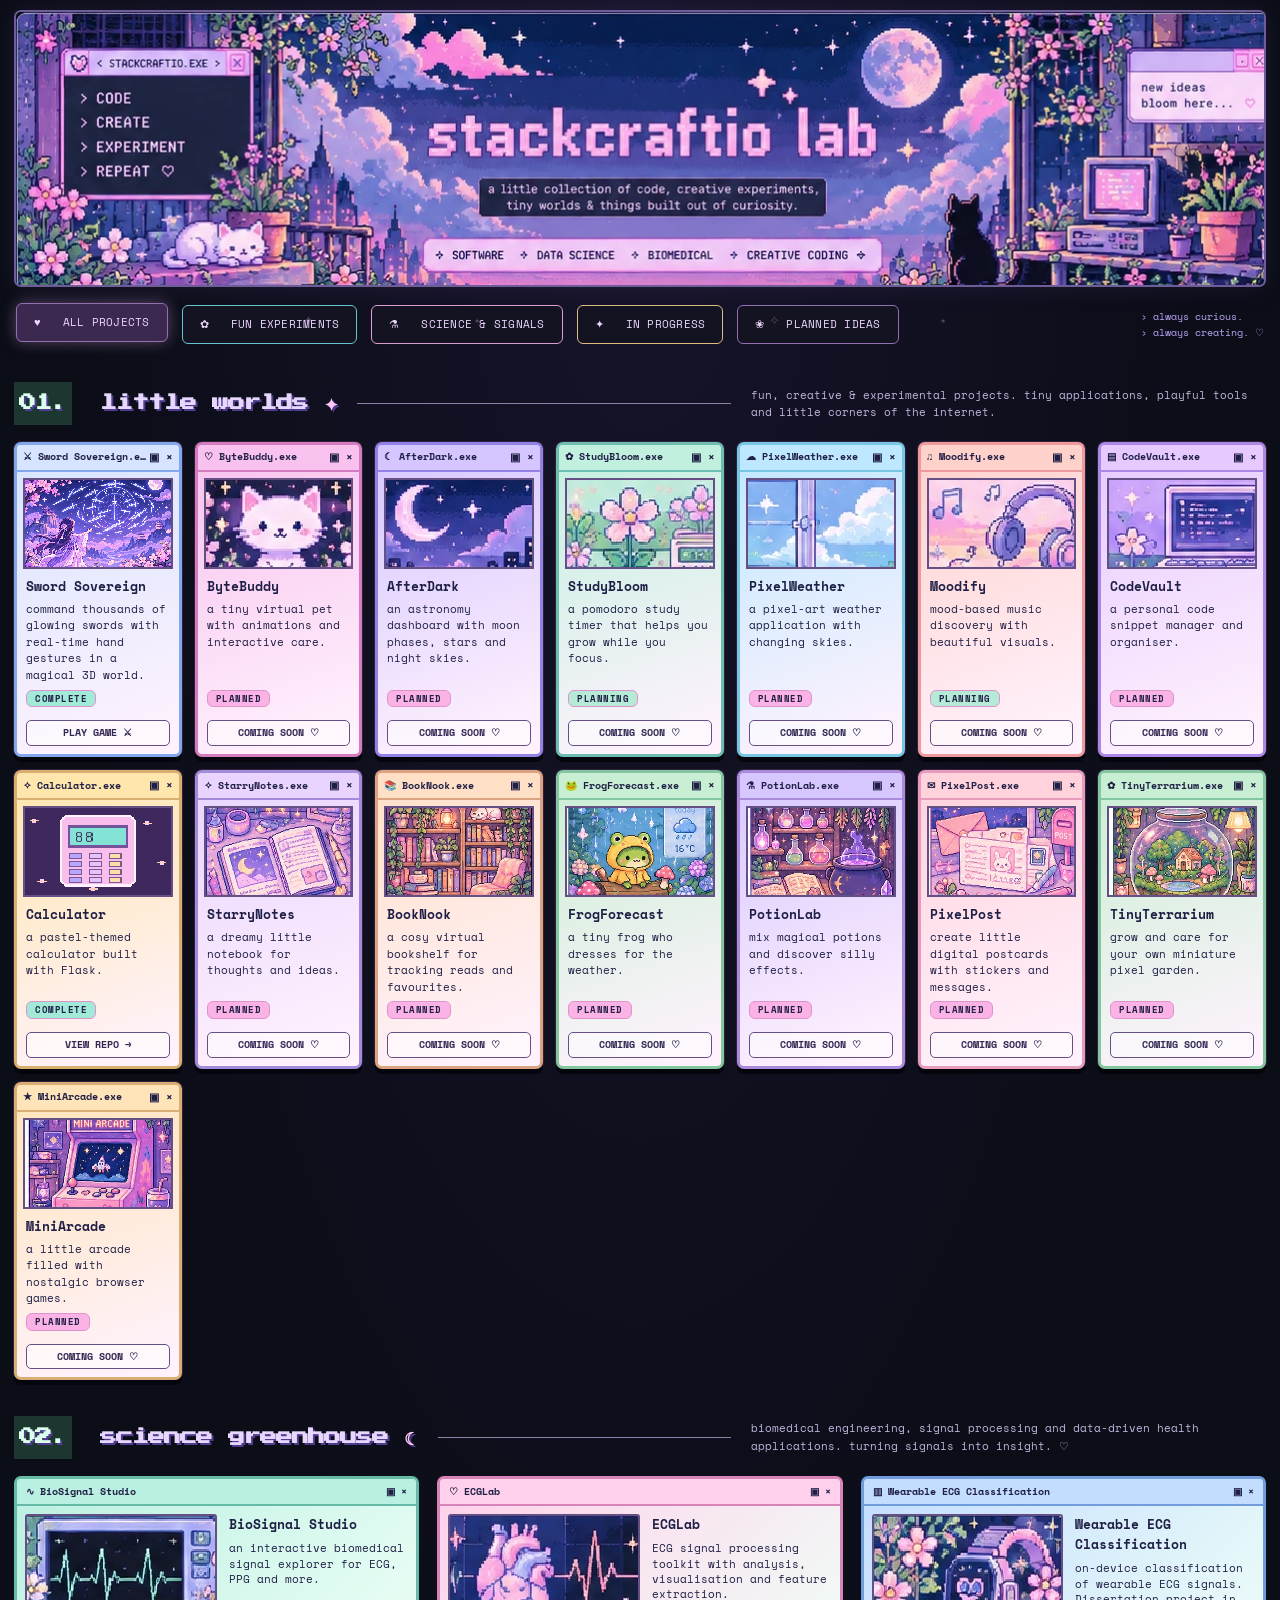
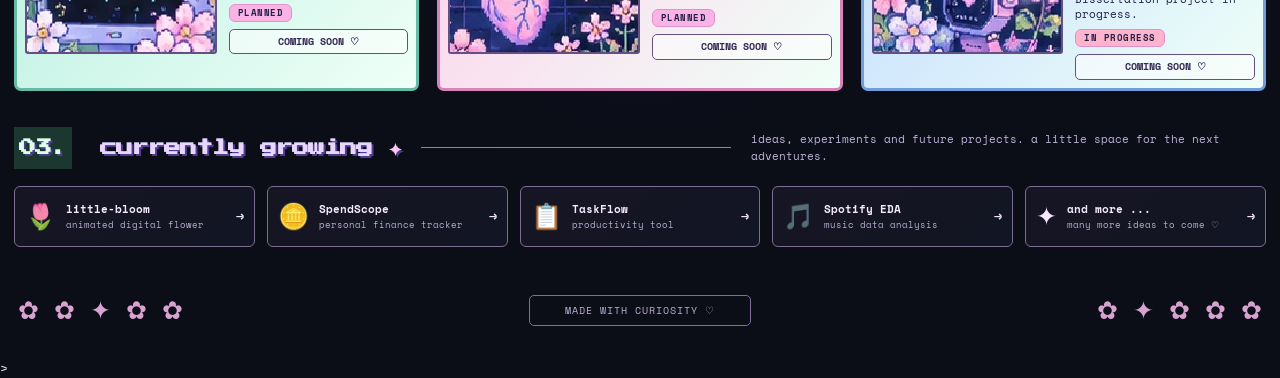
<file: index.html>
<!doctype html>
<html lang="en"><head><meta charset="utf-8"><meta name="viewport" content="width=device-width, initial-scale=1"><meta name="theme-color" content="#0b0d17"><meta name="description" content="Stackcraftio Lab — little worlds, creative experiments, and biomedical coding projects."><title>✿ Stackcraftio Lab</title><link rel="stylesheet" href="style.css"></head><body>
<div class="sparkles" aria-hidden="true">✦　　　⋆　　　　　　✧　　　⋆</div>
<div class="shell">
<header class="hero" id="home"><img src="assets/banner.webp" alt="Stackcraftio Lab pixel-art night sky with flowers, cats, a glowing moon and retro computers"></header>
<nav class="filters" aria-label="Project filters"><button class="active" data-filter="all">♥ &nbsp; All projects</button><button data-filter="fun">✿ &nbsp; Fun experiments</button><button data-filter="science">⚗ &nbsp; Science & signals</button><button data-filter="building">✦ &nbsp; In progress</button><button data-filter="planned">❀ &nbsp; Planned ideas</button><span class="nav-note">› always curious.<br>› always creating. ♡</span></nav>
<section class="section" id="little-worlds" data-group="fun"><div class="section-header"><h2><span class="num">01.</span> little worlds <em>✦</em></h2><span class="rule"></span><p>fun, creative & experimental projects. tiny applications, playful tools and little corners of the internet.</p></div><div class="cards" id="fun-cards"></div></section>
<section class="section" id="science-greenhouse" data-group="science"><div class="section-header"><h2><span class="num">02.</span> science greenhouse <em>☾</em></h2><span class="rule"></span><p>biomedical engineering, signal processing and data-driven health applications. turning signals into insight. ♡</p></div><div class="science-cards" id="science-cards"></div></section>
<section class="section growing" id="currently-growing"><div class="section-header"><h2><span class="num">03.</span> currently growing <em>✦</em></h2><span class="rule"></span><p>ideas, experiments and future projects. a little space for the next adventures.</p></div><div class="grow-list" id="grow-list"></div></section>
<footer><span>✿ ✿ ✦ ✿ ✿</span><span class="footer-pill">MADE WITH CURIOSITY ♡</span><span>✿ ✦ ✿ ✿ ✿</span></footer>
</div><div id="toast" class="toast" role="status" aria-live="polite"></div><script src="script.js?v=7" defer></script>></body></html>
</file>
<file: style.css>
@import url('https://fonts.googleapis.com/css2?family=Press+Start+2P&family=Space+Mono:wght@400;700&display=swap');
:root{color-scheme:dark;--bg:#0b0d17;--ink:#f5e9ff;--muted:#c2b5d8;--border:#65567f}*{box-sizing:border-box}html{scroll-behavior:smooth}body{margin:0;background:radial-gradient(ellipse at 50% 0%,#17142b 0,#0b0d17 65%);color:var(--ink);font:13px/1.55 'Space Mono',monospace}button,a{font:inherit}button{cursor:pointer}a{color:inherit}.shell{max-width:1340px;margin:auto;padding:10px 14px 20px}.hero{border:2px solid #6e5d98;box-shadow:0 0 25px #58468b36;border-radius:7px;overflow:hidden}.hero img{width:100%;height:auto;display:block;image-rendering:auto}.filters{display:flex;align-items:center;flex-wrap:wrap;gap:14px;margin:18px 2px 38px}.filters button{color:#ecd7fd;background:#141321;border:1px solid #9370b0;padding:10px 17px;border-radius:6px;text-transform:uppercase;font-size:11px;letter-spacing:.25px;transition:transform .2s,background .2s,box-shadow .2s}.filters button:hover,.filters button.active{background:#3c294f;box-shadow:0 0 15px #edb4f557;transform:translateY(-2px)}.filters button:nth-child(2){border-color:#66c5ce}.filters button:nth-child(3){border-color:#dc9dcf}.filters button:nth-child(4){border-color:#ddbd82}.nav-note{font-size:10px;line-height:1.6;margin-left:auto;color:#bca8fa}.section{margin:0 0 36px}.section-header{display:flex;gap:20px;align-items:center;margin-bottom:17px}.section-header h2{font-family:'Press Start 2P',monospace;font-size:17px;white-space:nowrap;margin:0;letter-spacing:-1px;color:#e7d7ff;text-shadow:2px 2px #4f3c8e}.section-header em{font-style:normal;color:#ffc7f5}.num{display:inline-block;color:#dcffed;background:#1b3730;padding:8px 5px;margin-right:12px}.rule{height:1px;background:#8e80a7;flex:1;min-width:35px}.section-header p{max-width:515px;margin:0;color:#bfb5dc;font-size:11px}.cards{display:grid;grid-template-columns:repeat(7,minmax(0,1fr));gap:13px}.project{--tint:#fac5eb;--edge:#cf76bd;--deep:#573b72;display:flex;flex-direction:column;background:linear-gradient(160deg,var(--tint),#fff2fd 96%);border:3px solid var(--edge);border-radius:7px;color:#202046;overflow:hidden;box-shadow:0 5px 0 #04050d,0 0 0 1px #30203b;min-width:0;transition:transform .18s,box-shadow .18s}.project:hover{transform:translateY(-6px);box-shadow:0 9px 22px #d6a0fb48}.window-top{display:flex;align-items:center;justify-content:space-between;gap:2px;background:var(--tint);border-bottom:2px solid var(--edge);padding:4px 6px;font-weight:700;font-size:10px;white-space:nowrap;overflow:hidden}.window-top .w-title{overflow:hidden;text-overflow:ellipsis}.window-top .controls{font-size:11px}.project-art{display:block;width:calc(100% - 12px);height:91px;object-fit:cover;margin:6px 6px 0;border:2px solid var(--deep);background:#2c224b;image-rendering:pixelated}.project-body{padding:9px 9px 8px;display:flex;flex:1;flex-direction:column;gap:6px}.project h3{font-size:13px;line-height:1.3;margin:0;font-weight:700}.project p{font-size:10.7px;line-height:1.55;margin:0;min-height:66px}.status{display:inline-block;background:#fbb3e6;border:1px solid #df93cd;border-radius:6px;padding:1px 8px;text-transform:uppercase;font-weight:700;font-size:9px;letter-spacing:.5px;align-self:start;margin-top:auto}.status.building{background:#ffb3cd}.status.planning{background:#b5ead6}.status.complete{background:#a1ead8}.card-action{display:block;text-align:center;text-decoration:none;border:1.5px solid var(--deep);border-radius:5px;padding:4px;color:#332753;font-weight:700;font-size:10px;margin-top:7px;background:#fff8;transition:background .2s}.card-action:hover{background:#fff}.science-cards{display:grid;grid-template-columns:repeat(3,minmax(0,1fr));gap:18px}.science-card{--tint:#bceee0;--edge:#66b3a5;--deep:#397975;display:flex;border:3px solid var(--edge);border-radius:7px;background:linear-gradient(135deg,var(--tint),#effff7);color:#202046;overflow:hidden;min-width:0;transition:transform .2s}.science-card:hover{transform:translateY(-4px)}.science-content{width:100%}.science-card .window-top{padding:5px 9px}.science-inner{display:grid;grid-template-columns:50% 1fr;gap:12px;padding:8px}.science-inner img{width:100%;height:140px;object-fit:cover;image-rendering:pixelated;border:2px solid var(--deep);border-radius:3px}.science-copy{display:flex;flex-direction:column;gap:7px;min-width:0}.science-copy h3{margin:0;font-size:13px}.science-copy p{margin:0;font-size:10.5px;line-height:1.45;flex:1}.science-copy .card-action{margin-top:0}.grow-list{display:grid;grid-template-columns:repeat(5,minmax(0,1fr));gap:12px}.grow{display:flex;align-items:center;gap:10px;padding:10px;background:linear-gradient(135deg,#171523,#121524);border:1px solid #7c6e91;border-radius:6px;text-decoration:none;transition:background .2s,transform .2s}.grow:hover{background:#30233f;transform:translateY(-3px)}.grow .emoji{font-size:25px}.grow strong{display:block;font-size:11px}.grow small{display:block;color:#b9b0d0;font-size:9px}.grow b{margin-left:auto}footer{display:flex;align-items:center;justify-content:space-between;gap:12px;margin-top:36px;padding:8px 4px;color:#efb4e5;font-size:25px;opacity:.9}.footer-pill{font-size:10px;letter-spacing:1px;border:1px solid #8d79a7;color:#d1c1ef;border-radius:5px;padding:7px 35px}.toast{position:fixed;bottom:20px;right:20px;max-width:300px;background:#e7d1ff;color:#322149;padding:12px;border:2px solid #aa80ce;border-radius:7px;box-shadow:0 8px 30px #0008;opacity:0;transform:translateY(20px);pointer-events:none;transition:.2s}.toast.show{opacity:1;transform:translateY(0)}.hidden{display:none!important}.sparkles{position:absolute;left:0;right:0;top:310px;text-align:center;color:#dea6fd55;pointer-events:none;letter-spacing:30px}@media(max-width:1160px){.cards{grid-template-columns:repeat(4,minmax(0,1fr))}.section-header{flex-wrap:wrap}.section-header p{max-width:100%}.science-inner{grid-template-columns:1fr}.science-inner img{height:130px}}@media(max-width:750px){.shell{padding:8px}.cards{grid-template-columns:repeat(2,minmax(0,1fr))}.science-cards{grid-template-columns:1fr}.science-inner{grid-template-columns:42% 1fr}.grow-list{grid-template-columns:repeat(2,minmax(0,1fr))}.section-header h2{font-size:12px;white-space:normal}.nav-note{display:none}.filters{gap:7px}.filters button{font-size:9px;padding:8px}.project-art{height:130px}footer{font-size:14px}.footer-pill{font-size:8px;padding:7px 10px}}@media(max-width:410px){.cards{gap:8px}.project-art{height:90px}.project h3{font-size:11px}.project p{font-size:9px}.grow-list{grid-template-columns:1fr}}@media(prefers-reduced-motion:reduce){*,*:before,*:after{transition:none!important;scroll-behavior:auto!important}}
</file>
